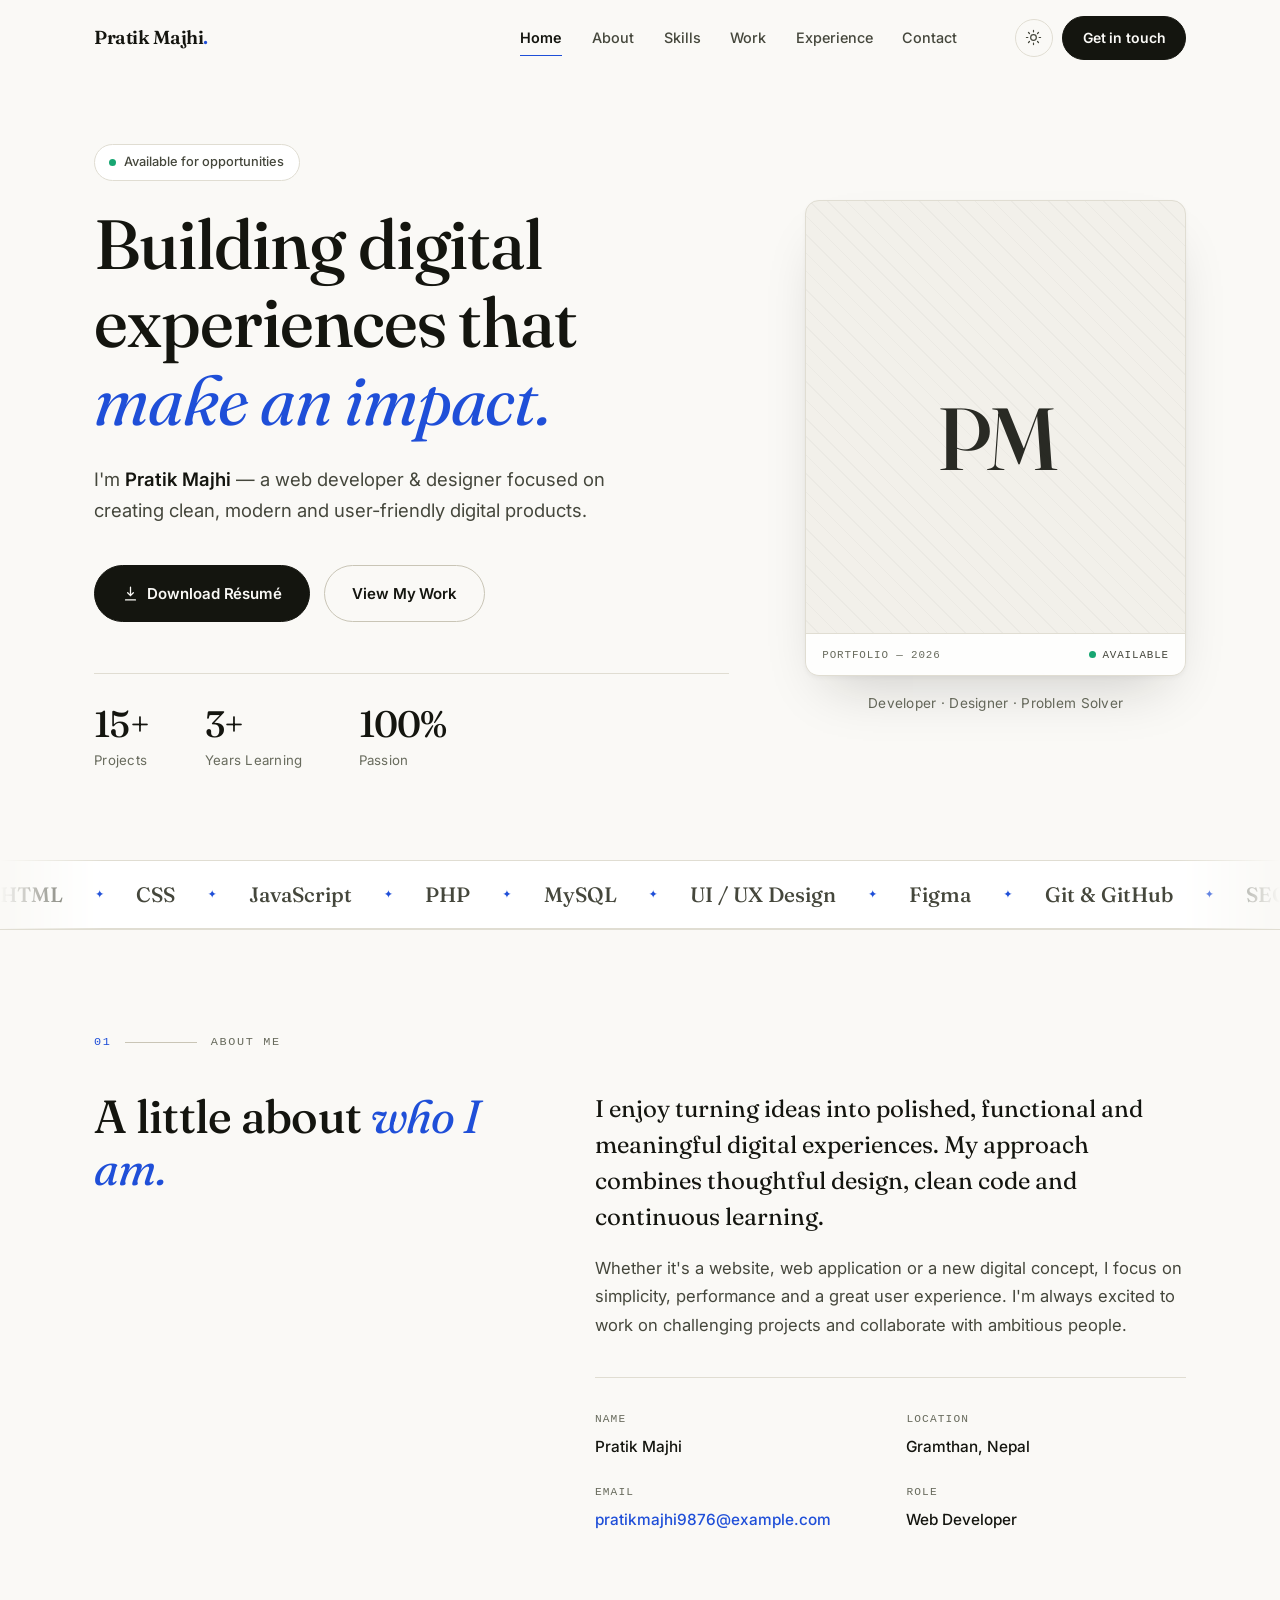
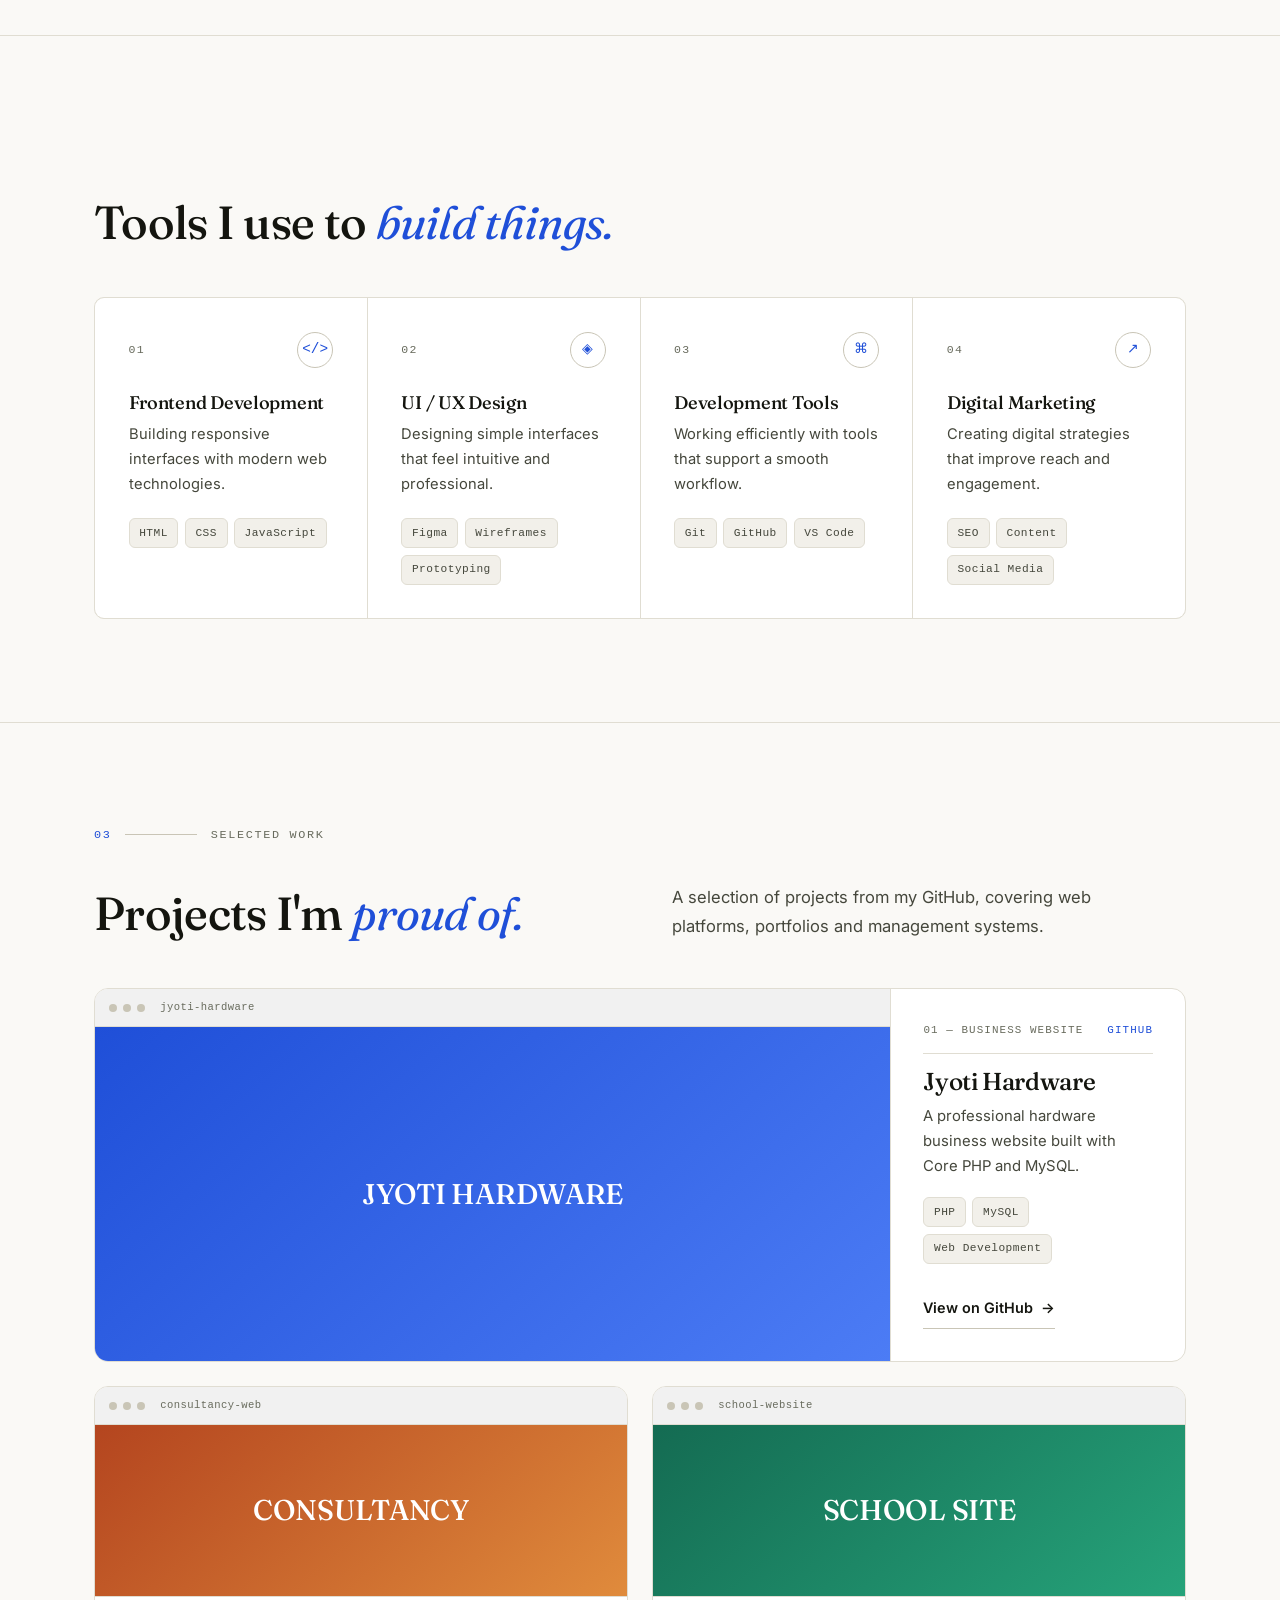
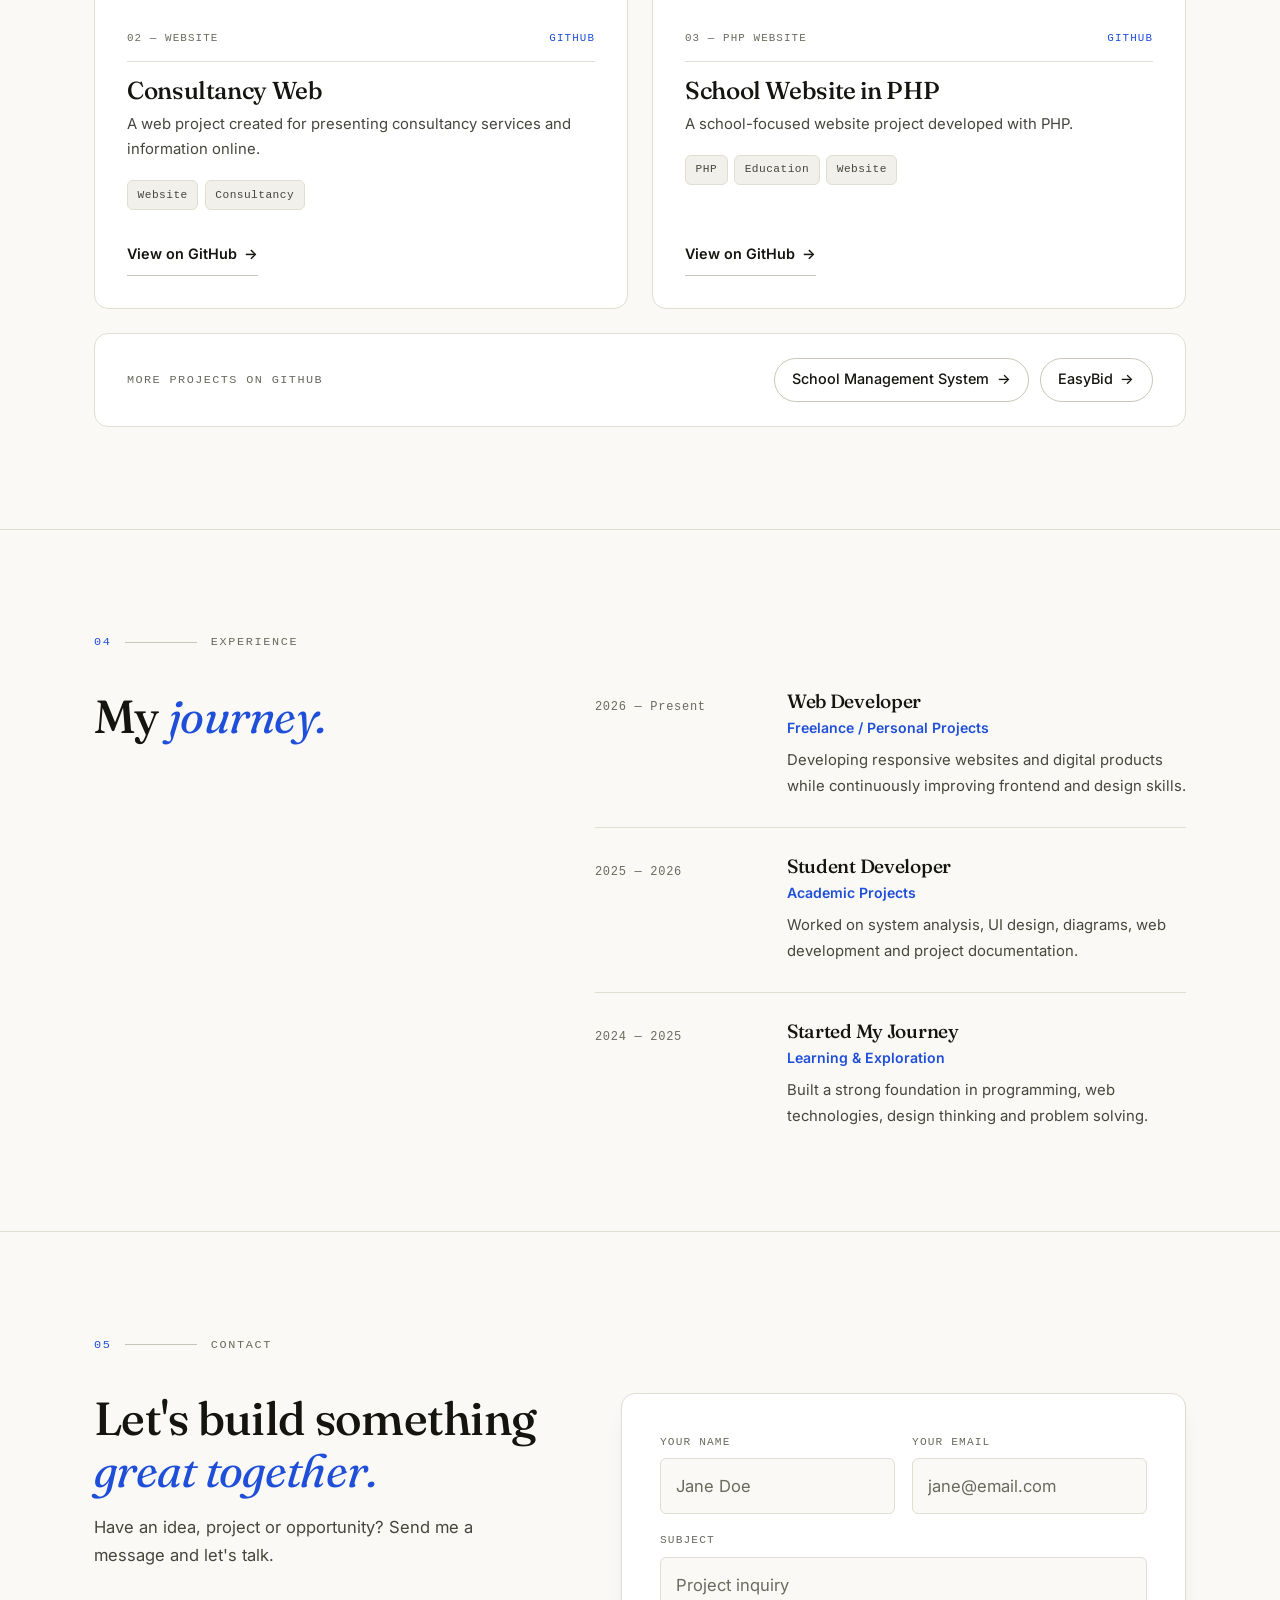
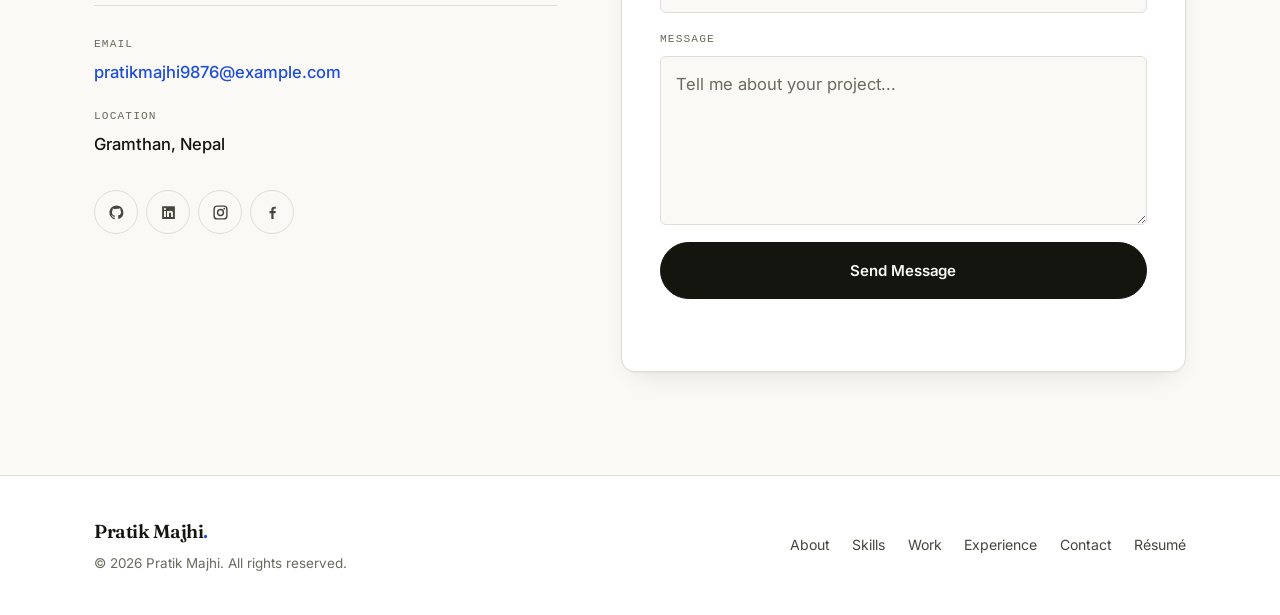
<file: index.html>
<!DOCTYPE html>
<html lang="en" data-theme="light">
<head>
  <meta charset="UTF-8" />
  <meta name="viewport" content="width=device-width, initial-scale=1.0" />
  <meta name="description" content="Pratik Majhi — Web Developer, Designer & Problem Solver based in Nepal. Building clean, modern and user-friendly digital products." />
  <meta name="author" content="Pratik Majhi" />
  <meta name="theme-color" content="#faf9f6" />

  <meta property="og:title" content="Pratik Majhi | Portfolio" />
  <meta property="og:description" content="Web Developer, Designer & Problem Solver. Building digital experiences that make an impact." />
  <meta property="og:type" content="website" />

  <title>Pratik Majhi | Web Developer & Designer</title>

  <link rel="preconnect" href="https://fonts.googleapis.com" />
  <link rel="preconnect" href="https://fonts.gstatic.com" crossorigin />
  <link href="https://fonts.googleapis.com/css2?family=Fraunces:ital,opsz,wght@0,9..144,400;0,9..144,500;0,9..144,600;1,9..144,400&family=Inter:wght@400;500;600;700&display=swap" rel="stylesheet" />

  <link rel="stylesheet" href="style.css" />

  <!-- Apply saved / preferred theme before paint to avoid flash -->
  <script>
    (function () {
      try {
        var t = localStorage.getItem("pm-theme");
        if (!t) t = window.matchMedia("(prefers-color-scheme: dark)").matches ? "dark" : "light";
        document.documentElement.setAttribute("data-theme", t);
      } catch (e) {}
    })();
  </script>
</head>
<body>
  <a class="skip-link" href="#home">Skip to content</a>

  <div class="scroll-progress" id="scrollProgress" aria-hidden="true"></div>

  <header class="header" id="top">
    <nav class="nav container" aria-label="Primary">
      <a class="logo" href="#home" aria-label="Pratik Majhi — home">
        Pratik Majhi<span class="logo-dot">.</span>
      </a>

      <button class="menu-toggle" id="menuToggle" aria-label="Open menu" aria-expanded="false" aria-controls="navLinks">
        <span></span><span></span><span></span>
      </button>

      <div class="nav-links" id="navLinks">
        <a class="active" href="#home">Home</a>
        <a href="#about">About</a>
        <a href="#skills">Skills</a>
        <a href="#projects">Work</a>
        <a href="#experience">Experience</a>
        <a href="#contact">Contact</a>

        <div class="nav-mobile-actions">
          <a class="btn btn-outline btn-sm" href="resume.html" target="_blank" rel="noopener">Résumé</a>
          <button class="theme-toggle theme-toggle--mobile" type="button" aria-label="Toggle color theme">
            <svg class="icon-sun" viewBox="0 0 24 24" aria-hidden="true"><circle cx="12" cy="12" r="4"/><path d="M12 2v2m0 16v2M4.93 4.93l1.41 1.41m11.32 11.32 1.41 1.41M2 12h2m16 0h2M4.93 19.07l1.41-1.41m11.32-11.32 1.41-1.41"/></svg>
            <svg class="icon-moon" viewBox="0 0 24 24" aria-hidden="true"><path d="M21 12.79A9 9 0 1 1 11.21 3 7 7 0 0 0 21 12.79Z"/></svg>
            <span>Theme</span>
          </button>
        </div>
      </div>

      <div class="nav-right">
        <button class="theme-toggle" id="themeToggle" type="button" aria-label="Toggle color theme">
          <svg class="icon-sun" viewBox="0 0 24 24" aria-hidden="true"><circle cx="12" cy="12" r="4"/><path d="M12 2v2m0 16v2M4.93 4.93l1.41 1.41m11.32 11.32 1.41 1.41M2 12h2m16 0h2M4.93 19.07l1.41-1.41m11.32-11.32 1.41-1.41"/></svg>
          <svg class="icon-moon" viewBox="0 0 24 24" aria-hidden="true"><path d="M21 12.79A9 9 0 1 1 11.21 3 7 7 0 0 0 21 12.79Z"/></svg>
        </button>
        <a class="btn btn-primary btn-sm" href="#contact">Get in touch</a>
      </div>
    </nav>
  </header>

  <main>
    <!-- ================= HERO ================= -->
    <section class="hero section" id="home">
      <div class="container">
        <div class="hero-grid">
          <div class="hero-copy">
            <p class="chip reveal"><span class="status-dot"></span> Available for opportunities</p>
            <h1 class="reveal">Building digital experiences that <em>make an impact.</em></h1>
            <p class="hero-text reveal">
              I'm <strong>Pratik Majhi</strong> — a web developer &amp; designer focused on creating
              clean, modern and user-friendly digital products.
            </p>
            <div class="hero-actions reveal">
              <a class="btn btn-primary" href="resume.html" target="_blank" rel="noopener">
                <svg viewBox="0 0 24 24" class="btn-ico" aria-hidden="true"><path d="M12 3v12m0 0 4-4m-4 4-4-4M5 21h14"/></svg>
                Download Résumé
              </a>
              <a class="btn btn-outline" href="#projects">View My Work</a>
            </div>
            <dl class="hero-stats reveal">
              <div><dt data-count="15" data-suffix="+">0</dt><dd>Projects</dd></div>
              <div><dt data-count="3" data-suffix="+">0</dt><dd>Years Learning</dd></div>
              <div><dt data-count="100" data-suffix="%">0</dt><dd>Passion</dd></div>
            </dl>
          </div>

          <aside class="hero-visual reveal">
            <figure class="portrait">
              <!-- To use a real photo: replace the .monogram span below with
                   <img src="pratik.jpg" alt="Pratik Majhi" /> -->
              <span class="monogram" aria-hidden="true">PM</span>
              <figcaption class="portrait-caption">
                <span>Portfolio — 2026</span>
                <span class="avail"><span class="status-dot"></span> Available</span>
              </figcaption>
            </figure>
            <p class="portrait-role">Developer · Designer · Problem Solver</p>
          </aside>
        </div>
      </div>

      <!-- Skills marquee -->
      <div class="marquee reveal" aria-hidden="true">
        <div class="marquee-track">
          <span>HTML</span><i>✦</i><span>CSS</span><i>✦</i><span>JavaScript</span><i>✦</i><span>PHP</span><i>✦</i><span>MySQL</span><i>✦</i><span>UI / UX Design</span><i>✦</i><span>Figma</span><i>✦</i><span>Git &amp; GitHub</span><i>✦</i><span>SEO</span><i>✦</i><span>VS Code</span><i>✦</i>
          <span>HTML</span><i>✦</i><span>CSS</span><i>✦</i><span>JavaScript</span><i>✦</i><span>PHP</span><i>✦</i><span>MySQL</span><i>✦</i><span>UI / UX Design</span><i>✦</i><span>Figma</span><i>✦</i><span>Git &amp; GitHub</span><i>✦</i><span>SEO</span><i>✦</i><span>VS Code</span><i>✦</i>
        </div>
      </div>
    </section>

    <!-- ================= ABOUT ================= -->
    <section class="about section" id="about">
      <div class="container">
        <div class="section-label reveal"><span class="num">01</span><span class="line"></span><span>About Me</span></div>
        <div class="about-grid">
          <div class="about-lead reveal">
            <h2>A little about <em>who I am.</em></h2>
          </div>
          <div class="about-body reveal">
            <p class="lead">
              I enjoy turning ideas into polished, functional and meaningful digital experiences.
              My approach combines thoughtful design, clean code and continuous learning.
            </p>
            <p>
              Whether it's a website, web application or a new digital concept, I focus on
              simplicity, performance and a great user experience. I'm always excited to work
              on challenging projects and collaborate with ambitious people.
            </p>
            <dl class="about-details">
              <div><dt>Name</dt><dd>Pratik Majhi</dd></div>
              <div><dt>Location</dt><dd>Gramthan, Nepal</dd></div>
              <div><dt>Email</dt><dd><a href="mailto:pratikmajhi9876@example.com">pratikmajhi9876@example.com</a></dd></div>
              <div><dt>Role</dt><dd>Web Developer</dd></div>
            </dl>
          </div>
        </div>
      </div>
    </section>

    <!-- ================= SKILLS ================= -->
    <section class="skills section" id="skills">
      <div class="container">
        <div class="section-label reveal"><span class="num">02</span><span class="line"></span><span>Skills</span></div>
        <div class="section-heading reveal">
          <h2>Tools I use to <em>build things.</em></h2>
        </div>

        <div class="skills-grid">
          <article class="skill-card reveal">
            <div class="skill-top"><span class="skill-index">01</span><span class="skill-icon" aria-hidden="true">&lt;/&gt;</span></div>
            <h3>Frontend Development</h3>
            <p>Building responsive interfaces with modern web technologies.</p>
            <ul class="tags"><li>HTML</li><li>CSS</li><li>JavaScript</li></ul>
          </article>
          <article class="skill-card reveal">
            <div class="skill-top"><span class="skill-index">02</span><span class="skill-icon" aria-hidden="true">◈</span></div>
            <h3>UI / UX Design</h3>
            <p>Designing simple interfaces that feel intuitive and professional.</p>
            <ul class="tags"><li>Figma</li><li>Wireframes</li><li>Prototyping</li></ul>
          </article>
          <article class="skill-card reveal">
            <div class="skill-top"><span class="skill-index">03</span><span class="skill-icon" aria-hidden="true">⌘</span></div>
            <h3>Development Tools</h3>
            <p>Working efficiently with tools that support a smooth workflow.</p>
            <ul class="tags"><li>Git</li><li>GitHub</li><li>VS Code</li></ul>
          </article>
          <article class="skill-card reveal">
            <div class="skill-top"><span class="skill-index">04</span><span class="skill-icon" aria-hidden="true">↗</span></div>
            <h3>Digital Marketing</h3>
            <p>Creating digital strategies that improve reach and engagement.</p>
            <ul class="tags"><li>SEO</li><li>Content</li><li>Social Media</li></ul>
          </article>
        </div>
      </div>
    </section>

    <!-- ================= WORK ================= -->
    <section class="projects section" id="projects">
      <div class="container">
        <div class="section-label reveal"><span class="num">03</span><span class="line"></span><span>Selected Work</span></div>
        <div class="projects-head reveal">
          <h2>Projects I'm <em>proud of.</em></h2>
          <p>A selection of projects from my GitHub, covering web platforms, portfolios and management systems.</p>
        </div>

        <div class="project-list">
          <!-- Featured -->
          <article class="project-card featured reveal">
            <a class="project-visual mock mock-one" href="https://github.com/DemonicBeast0/jyoti-hardware" target="_blank" rel="noopener noreferrer" aria-label="Jyoti Hardware on GitHub">
              <!-- To use a real screenshot: add <img src="shots/jyoti.jpg" alt=""> as first child of .mock-body -->
              <span class="mock-bar"><i></i><i></i><i></i><em>jyoti-hardware</em></span>
              <span class="mock-body"><span class="mock-title">JYOTI HARDWARE</span></span>
            </a>
            <div class="project-info">
              <div class="project-meta"><span>01 — Business Website</span><span class="repo-tag">GitHub</span></div>
              <h3>Jyoti Hardware</h3>
              <p>A professional hardware business website built with Core PHP and MySQL.</p>
              <ul class="tags"><li>PHP</li><li>MySQL</li><li>Web Development</li></ul>
              <a href="https://github.com/DemonicBeast0/jyoti-hardware" target="_blank" rel="noopener noreferrer" class="project-link">View on GitHub <span aria-hidden="true">→</span></a>
            </div>
          </article>

          <div class="project-grid">
            <article class="project-card reveal">
              <a class="project-visual mock mock-two" href="https://github.com/DemonicBeast0/consultancy-web" target="_blank" rel="noopener noreferrer" aria-label="Consultancy Web on GitHub">
                <span class="mock-bar"><i></i><i></i><i></i><em>consultancy-web</em></span>
                <span class="mock-body"><span class="mock-title">CONSULTANCY</span></span>
              </a>
              <div class="project-info">
                <div class="project-meta"><span>02 — Website</span><span class="repo-tag">GitHub</span></div>
                <h3>Consultancy Web</h3>
                <p>A web project created for presenting consultancy services and information online.</p>
                <ul class="tags"><li>Website</li><li>Consultancy</li></ul>
                <a href="https://github.com/DemonicBeast0/consultancy-web" target="_blank" rel="noopener noreferrer" class="project-link">View on GitHub <span aria-hidden="true">→</span></a>
              </div>
            </article>

            <article class="project-card reveal">
              <a class="project-visual mock mock-three" href="https://github.com/DemonicBeast0/school-website-in-php" target="_blank" rel="noopener noreferrer" aria-label="School Website in PHP on GitHub">
                <span class="mock-bar"><i></i><i></i><i></i><em>school-website</em></span>
                <span class="mock-body"><span class="mock-title">SCHOOL SITE</span></span>
              </a>
              <div class="project-info">
                <div class="project-meta"><span>03 — PHP Website</span><span class="repo-tag">GitHub</span></div>
                <h3>School Website in PHP</h3>
                <p>A school-focused website project developed with PHP.</p>
                <ul class="tags"><li>PHP</li><li>Education</li><li>Website</li></ul>
                <a href="https://github.com/DemonicBeast0/school-website-in-php" target="_blank" rel="noopener noreferrer" class="project-link">View on GitHub <span aria-hidden="true">→</span></a>
              </div>
            </article>
          </div>
        </div>

        <div class="all-projects reveal">
          <p>More projects on GitHub</p>
          <div class="all-projects-links">
            <a href="https://github.com/DemonicBeast0/school-management-system" target="_blank" rel="noopener noreferrer">School Management System <span aria-hidden="true">→</span></a>
            <a href="https://github.com/DemonicBeast0/EasyBid" target="_blank" rel="noopener noreferrer">EasyBid <span aria-hidden="true">→</span></a>
          </div>
        </div>
      </div>
    </section>

    <!-- ================= EXPERIENCE ================= -->
    <section class="experience section" id="experience">
      <div class="container">
        <div class="section-label reveal"><span class="num">04</span><span class="line"></span><span>Experience</span></div>
        <div class="experience-grid">
          <div class="section-heading reveal">
            <h2>My <em>journey.</em></h2>
          </div>
          <ol class="timeline reveal">
            <li class="timeline-item">
              <span class="year">2026 — Present</span>
              <div class="timeline-body">
                <h3>Web Developer</h3>
                <p class="company">Freelance / Personal Projects</p>
                <p>Developing responsive websites and digital products while continuously improving frontend and design skills.</p>
              </div>
            </li>
            <li class="timeline-item">
              <span class="year">2025 — 2026</span>
              <div class="timeline-body">
                <h3>Student Developer</h3>
                <p class="company">Academic Projects</p>
                <p>Worked on system analysis, UI design, diagrams, web development and project documentation.</p>
              </div>
            </li>
            <li class="timeline-item">
              <span class="year">2024 — 2025</span>
              <div class="timeline-body">
                <h3>Started My Journey</h3>
                <p class="company">Learning &amp; Exploration</p>
                <p>Built a strong foundation in programming, web technologies, design thinking and problem solving.</p>
              </div>
            </li>
          </ol>
        </div>
      </div>
    </section>

    <!-- ================= CONTACT ================= -->
    <section class="contact section" id="contact">
      <div class="container">
        <div class="section-label reveal"><span class="num">05</span><span class="line"></span><span>Contact</span></div>
        <div class="contact-grid">
          <div class="contact-intro reveal">
            <h2>Let's build something <em>great together.</em></h2>
            <p>Have an idea, project or opportunity? Send me a message and let's talk.</p>

            <dl class="contact-methods">
              <div>
                <dt>Email</dt>
                <dd><a href="mailto:pratikmajhi9876@example.com">pratikmajhi9876@example.com</a></dd>
              </div>
              <div>
                <dt>Location</dt>
                <dd>Gramthan, Nepal</dd>
              </div>
            </dl>

            <div class="contact-socials">
              <a href="https://github.com/DemonicBeast0" target="_blank" rel="noopener noreferrer" aria-label="GitHub: @DemonicBeast0">
                <svg viewBox="0 0 24 24" aria-hidden="true"><path d="M12 2a10 10 0 0 0-3.16 19.49c.5.09.68-.22.68-.48v-1.7c-2.78.6-3.37-1.18-3.37-1.18-.46-1.16-1.11-1.47-1.11-1.47-.91-.62.07-.61.07-.61 1 .07 1.54 1.04 1.54 1.04.9 1.53 2.35 1.09 2.92.83.09-.65.35-1.09.64-1.34-2.22-.25-4.56-1.11-4.56-4.94 0-1.09.39-1.98 1.03-2.68-.1-.25-.45-1.27.1-2.65 0 0 .84-.27 2.75 1.02A9.55 9.55 0 0 1 12 6.8c.85 0 1.7.11 2.5.34 1.91-1.29 2.75-1.02 2.75-1.02.55 1.38.2 2.4.1 2.65.64.7 1.03 1.59 1.03 2.68 0 3.84-2.34 4.68-4.57 4.93.36.31.68.9.68 1.81v2.68c0 .27.18.58.69.48A10 10 0 0 0 12 2Z"/></svg>
              </a>
              <a href="https://www.linkedin.com/in/pratik-majhi-743016263/" target="_blank" rel="noopener noreferrer" aria-label="LinkedIn: @pratik-majhi">
                <svg viewBox="0 0 24 24" aria-hidden="true"><path d="M20.45 3H3.55A.55.55 0 0 0 3 3.55v16.9c0 .3.25.55.55.55h16.9c.3 0 .55-.25.55-.55V3.55a.55.55 0 0 0-.55-.55ZM8.34 18.34H5.66V9.75h2.68v8.59ZM7 8.58a1.55 1.55 0 1 1 0-3.1 1.55 1.55 0 0 1 0 3.1Zm11.34 9.76h-2.67v-4.18c0-1 0-2.29-1.4-2.29s-1.61 1.09-1.61 2.22v4.25H10V9.75h2.56v1.17h.04c.36-.68 1.22-1.4 2.5-1.4 2.68 0 3.17 1.76 3.17 4.05v4.77h.07Z"/></svg>
              </a>
              <a href="https://www.instagram.com/pra_tik_majhi/" target="_blank" rel="noopener noreferrer" aria-label="Instagram: @pra_tik_majhi">
                <svg viewBox="0 0 24 24" aria-hidden="true"><path d="M7.2 2h9.6A5.2 5.2 0 0 1 22 7.2v9.6a5.2 5.2 0 0 1-5.2 5.2H7.2A5.2 5.2 0 0 1 2 16.8V7.2A5.2 5.2 0 0 1 7.2 2Zm-.17 2A3.03 3.03 0 0 0 4 7.03v9.94A3.03 3.03 0 0 0 7.03 20h9.94A3.03 3.03 0 0 0 20 16.97V7.03A3.03 3.03 0 0 0 16.97 4H7.03ZM12 6.85A5.15 5.15 0 1 1 6.85 12 5.15 5.15 0 0 1 12 6.85Zm0 2A3.15 3.15 0 1 0 15.15 12 3.15 3.15 0 0 0 12 8.85ZM17.35 5.3a1.24 1.24 0 1 1 0 2.48 1.24 1.24 0 0 1 0-2.48Z"/></svg>
              </a>
              <a href="https://www.facebook.com/pratik.majhi.9876" target="_blank" rel="noopener noreferrer" aria-label="Facebook: @pratik.majhi.9876">
                <svg viewBox="0 0 24 24" aria-hidden="true"><path d="M13.5 21v-8h2.7l.4-3h-3.1V8.1c0-.87.24-1.46 1.5-1.46H16.6V3.96c-.28-.04-1.23-.12-2.34-.12-2.32 0-3.91 1.42-3.91 4.02V10H7.72v3h2.63v8h3.15Z"/></svg>
              </a>
            </div>
          </div>

          <!-- Formspree-ready form. Replace YOUR_FORM_ID with your Formspree ID
               (https://formspree.io → New form). Until then it falls back to opening
               the visitor's email app via mailto. -->
          <form id="contactForm" class="contact-form reveal" action="https://formspree.io/f/YOUR_FORM_ID" method="POST" novalidate>
            <div class="form-row">
              <div class="field">
                <label for="name">Your name</label>
                <input type="text" id="name" name="name" autocomplete="name" placeholder="Jane Doe" required />
              </div>
              <div class="field">
                <label for="email">Your email</label>
                <input type="email" id="email" name="email" autocomplete="email" placeholder="jane@email.com" required />
              </div>
            </div>
            <div class="field">
              <label for="subject">Subject</label>
              <input type="text" id="subject" name="subject" placeholder="Project inquiry" required />
            </div>
            <div class="field">
              <label for="message">Message</label>
              <textarea id="message" name="message" rows="5" placeholder="Tell me about your project..." required></textarea>
            </div>
            <button class="btn btn-primary btn-block" type="submit" id="submitBtn">Send Message</button>
            <p class="form-note" id="formNote" role="status" aria-live="polite"></p>
          </form>
        </div>
      </div>
    </section>
  </main>

  <footer class="footer">
    <div class="container footer-inner">
      <div class="footer-brand">
        <a class="logo" href="#top" aria-label="Back to top">Pratik Majhi<span class="logo-dot">.</span></a>
        <p class="copyright">© <span id="year"></span> Pratik Majhi. All rights reserved.</p>
      </div>
      <nav class="footer-nav" aria-label="Footer">
        <a href="#about">About</a>
        <a href="#skills">Skills</a>
        <a href="#projects">Work</a>
        <a href="#experience">Experience</a>
        <a href="#contact">Contact</a>
        <a href="resume.html" target="_blank" rel="noopener">Résumé</a>
      </nav>
    </div>
  </footer>

  <button class="back-top" id="backTop" aria-label="Back to top" title="Back to top">
    <svg viewBox="0 0 24 24" aria-hidden="true"><path d="M12 19V5m0 0-6 6m6-6 6 6"/></svg>
  </button>

  <script src="script.js" defer></script>
</body>
</html>
</file>
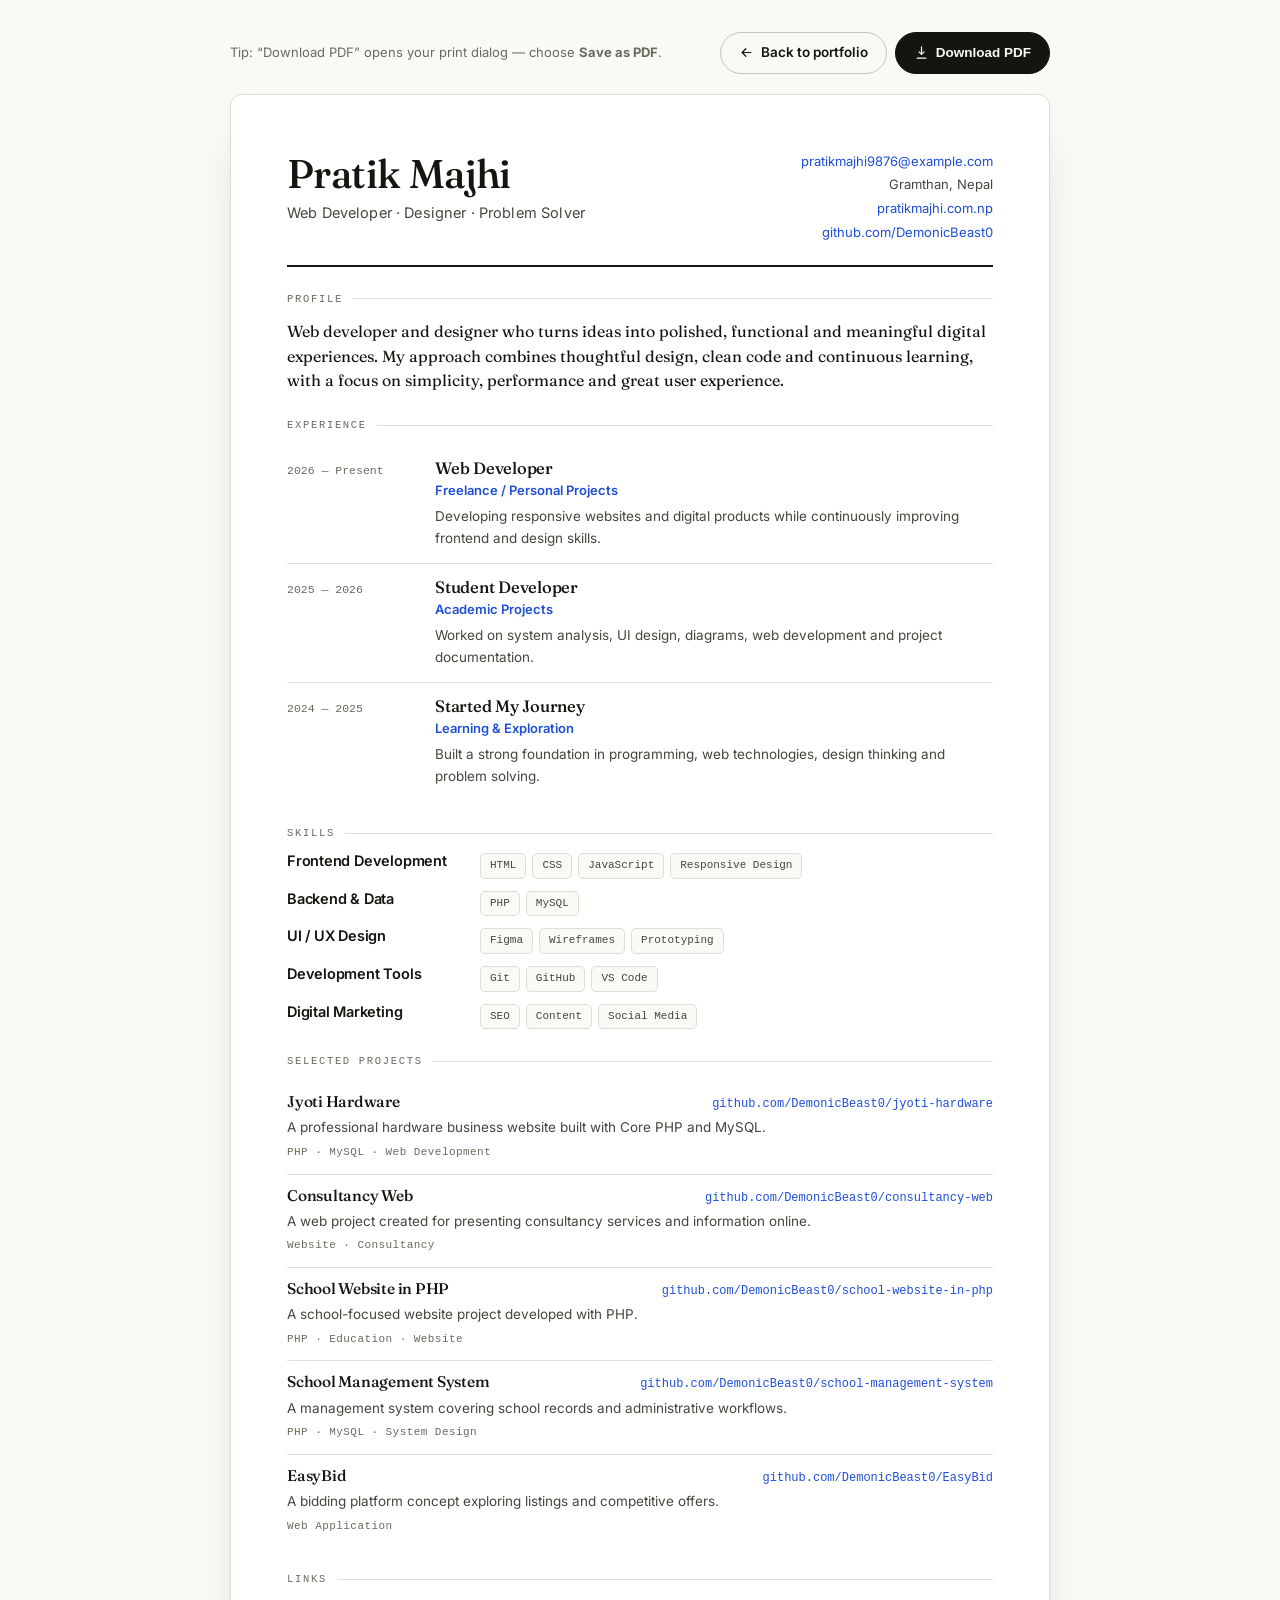
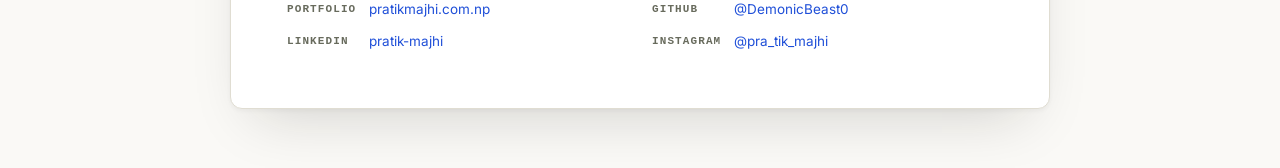
<file: resume.html>
<!DOCTYPE html>
<html lang="en">
<head>
  <meta charset="UTF-8" />
  <meta name="viewport" content="width=device-width, initial-scale=1.0" />
  <meta name="description" content="Résumé — Pratik Majhi, Web Developer & Designer." />
  <title>Résumé — Pratik Majhi</title>

  <link rel="preconnect" href="https://fonts.googleapis.com" />
  <link rel="preconnect" href="https://fonts.gstatic.com" crossorigin />
  <link href="https://fonts.googleapis.com/css2?family=Fraunces:ital,opsz,wght@0,9..144,400;0,9..144,500;0,9..144,600&family=Inter:wght@400;500;600;700&display=swap" rel="stylesheet" />

  <style>
    :root {
      --font-display: "Fraunces", ui-serif, Georgia, serif;
      --font-body: "Inter", system-ui, -apple-system, "Segoe UI", Roboto, sans-serif;
      --font-mono: ui-monospace, SFMono-Regular, Menlo, Consolas, monospace;
      --paper: #faf9f6;
      --sheet: #ffffff;
      --ink: #14150f;
      --ink-2: #45473c;
      --ink-3: #686b5d;
      --rule: #e0ddd2;
      --accent: #1f4fd8;
    }

    * , *::before, *::after { box-sizing: border-box; margin: 0; padding: 0; }

    body {
      font-family: var(--font-body);
      background: var(--paper);
      color: var(--ink);
      line-height: 1.6;
      font-size: 14px;
      -webkit-font-smoothing: antialiased;
      padding: 32px 16px 64px;
    }

    a { color: var(--accent); text-decoration: none; }
    a:hover { text-decoration: underline; text-underline-offset: 2px; }
    ul { list-style: none; }

    h1, h2, h3 { font-family: var(--font-display); font-weight: 500; line-height: 1.15; letter-spacing: -0.015em; }

    /* ---- Toolbar (screen only) ---- */
    .toolbar {
      max-width: 820px;
      margin: 0 auto 20px;
      display: flex;
      align-items: center;
      justify-content: space-between;
      gap: 12px;
      flex-wrap: wrap;
    }
    .toolbar p { font-size: 13px; color: var(--ink-3); }
    .toolbar-actions { display: flex; gap: 8px; flex-wrap: wrap; }
    .btn {
      display: inline-flex;
      align-items: center;
      gap: 7px;
      padding: 9px 18px;
      border-radius: 999px;
      border: 1px solid var(--ink);
      background: var(--ink);
      color: var(--paper);
      font-size: 13.5px;
      font-weight: 600;
      cursor: pointer;
      transition: background 0.2s, color 0.2s, border-color 0.2s;
    }
    .btn:hover { background: var(--accent); border-color: var(--accent); }
    .btn-ghost { background: transparent; color: var(--ink); border-color: #c9c5b6; }
    .btn-ghost:hover { background: #f2f0ea; color: var(--ink); border-color: var(--ink); }
    .btn svg { width: 15px; height: 15px; fill: none; stroke: currentColor; stroke-width: 1.9; stroke-linecap: round; stroke-linejoin: round; }

    /* ---- Sheet ---- */
    .sheet {
      max-width: 820px;
      margin: 0 auto;
      background: var(--sheet);
      border: 1px solid var(--rule);
      border-radius: 12px;
      padding: clamp(28px, 5vw, 56px);
      box-shadow: 0 2px 4px rgba(20,21,15,.04), 0 28px 56px -24px rgba(20,21,15,.18);
    }

    /* ---- Head ---- */
    .r-head { display: flex; justify-content: space-between; gap: 24px; flex-wrap: wrap; padding-bottom: 22px; border-bottom: 2px solid var(--ink); }
    .r-head h1 { font-size: clamp(28px, 5vw, 40px); }
    .r-role { font-size: 14.5px; color: var(--ink-2); margin-top: 4px; letter-spacing: .01em; }
    .r-contact { font-size: 13px; text-align: right; display: grid; gap: 3px; }
    .r-contact span { color: var(--ink-2); }

    /* ---- Sections ---- */
    section { padding-top: 26px; }
    .r-label {
      display: flex; align-items: center; gap: 10px;
      font-family: var(--font-mono);
      font-size: 10.5px; letter-spacing: .16em; text-transform: uppercase;
      color: var(--ink-3);
      margin-bottom: 14px;
    }
    .r-label::after { content: ""; flex: 1; height: 1px; background: var(--rule); }

    .r-summary { font-family: var(--font-display); font-size: 16px; line-height: 1.55; color: var(--ink); }

    /* ---- Entries ---- */
    .entry { display: grid; grid-template-columns: 130px 1fr; gap: 18px; padding: 14px 0; border-top: 1px solid var(--rule); }
    .entry:first-of-type { border-top: none; }
    .entry-date { font-family: var(--font-mono); font-size: 11.5px; color: var(--ink-3); padding-top: 3px; }
    .entry h3 { font-size: 16.5px; }
    .entry .org { font-size: 13px; font-weight: 600; color: var(--accent); margin: 2px 0 5px; }
    .entry p:last-child { font-size: 13.5px; color: var(--ink-2); }

    /* ---- Skills ---- */
    .skill-rows { display: grid; gap: 12px; }
    .skill-row { display: grid; grid-template-columns: 175px 1fr; gap: 18px; align-items: start; }
    .skill-row h3 { font-size: 14.5px; font-family: var(--font-body); font-weight: 600; }
    .chips { display: flex; flex-wrap: wrap; gap: 6px; }
    .chips li {
      font-family: var(--font-mono);
      font-size: 11px;
      padding: 3px 9px;
      border: 1px solid var(--rule);
      border-radius: 5px;
      background: var(--paper);
      color: var(--ink-2);
    }

    /* ---- Projects ---- */
    .proj { padding: 12px 0; border-top: 1px solid var(--rule); }
    .proj:first-of-type { border-top: none; }
    .proj-top { display: flex; justify-content: space-between; align-items: baseline; gap: 14px; flex-wrap: wrap; }
    .proj h3 { font-size: 15.5px; }
    .proj-link { font-size: 12px; font-family: var(--font-mono); }
    .proj p { font-size: 13.5px; color: var(--ink-2); margin-top: 3px; }
    .proj .stack { font-family: var(--font-mono); font-size: 11px; color: var(--ink-3); margin-top: 5px; letter-spacing: .04em; }

    /* ---- Links row ---- */
    .link-grid { display: grid; grid-template-columns: repeat(2, 1fr); gap: 10px 24px; font-size: 13.5px; }
    .link-grid > div { display: flex; gap: 8px; }
    .link-grid b { font-weight: 600; color: var(--ink-3); font-size: 11px; font-family: var(--font-mono); text-transform: uppercase; letter-spacing: .1em; min-width: 74px; padding-top: 2px; }

    @media (max-width: 620px) {
      .r-contact { text-align: left; }
      .entry, .skill-row { grid-template-columns: 1fr; gap: 4px; }
      .entry-date { padding-top: 0; }
      .link-grid { grid-template-columns: 1fr; }
    }

    /* ---- Print → clean PDF ---- */
    @page { margin: 14mm; }
    @media print {
      body { background: #fff; padding: 0; font-size: 10.5pt; }
      .toolbar { display: none !important; }
      .sheet { max-width: none; margin: 0; padding: 0; border: none; border-radius: 0; box-shadow: none; }
      a { color: #000; }
      section { padding-top: 16px; break-inside: avoid; }
      .entry, .proj, .skill-row { break-inside: avoid; }
      .chips li { background: transparent; }
    }
  </style>
</head>
<body>
  <div class="toolbar">
    <p>Tip: “Download PDF” opens your print dialog — choose <strong>Save as PDF</strong>.</p>
    <div class="toolbar-actions">
      <a class="btn btn-ghost" href="index.html">
        <svg viewBox="0 0 24 24" aria-hidden="true"><path d="M19 12H5m0 0 6-6m-6 6 6 6"/></svg>
        Back to portfolio
      </a>
      <button class="btn" type="button" onclick="window.print()">
        <svg viewBox="0 0 24 24" aria-hidden="true"><path d="M12 3v12m0 0 4-4m-4 4-4-4M5 21h14"/></svg>
        Download PDF
      </button>
    </div>
  </div>

  <article class="sheet">
    <header class="r-head">
      <div>
        <h1>Pratik Majhi</h1>
        <p class="r-role">Web Developer · Designer · Problem Solver</p>
      </div>
      <div class="r-contact">
        <a href="mailto:pratikmajhi9876@example.com">pratikmajhi9876@example.com</a>
        <span>Gramthan, Nepal</span>
        <a href="https://www.pratikmajhi.com.np/" target="_blank" rel="noopener">pratikmajhi.com.np</a>
        <a href="https://github.com/DemonicBeast0" target="_blank" rel="noopener">github.com/DemonicBeast0</a>
      </div>
    </header>

    <section>
      <h2 class="r-label">Profile</h2>
      <p class="r-summary">
        Web developer and designer who turns ideas into polished, functional and meaningful
        digital experiences. My approach combines thoughtful design, clean code and continuous
        learning, with a focus on simplicity, performance and great user experience.
      </p>
    </section>

    <section>
      <h2 class="r-label">Experience</h2>

      <div class="entry">
        <div class="entry-date">2026 — Present</div>
        <div>
          <h3>Web Developer</h3>
          <p class="org">Freelance / Personal Projects</p>
          <p>Developing responsive websites and digital products while continuously improving frontend and design skills.</p>
        </div>
      </div>

      <div class="entry">
        <div class="entry-date">2025 — 2026</div>
        <div>
          <h3>Student Developer</h3>
          <p class="org">Academic Projects</p>
          <p>Worked on system analysis, UI design, diagrams, web development and project documentation.</p>
        </div>
      </div>

      <div class="entry">
        <div class="entry-date">2024 — 2025</div>
        <div>
          <h3>Started My Journey</h3>
          <p class="org">Learning &amp; Exploration</p>
          <p>Built a strong foundation in programming, web technologies, design thinking and problem solving.</p>
        </div>
      </div>
    </section>

    <section>
      <h2 class="r-label">Skills</h2>
      <div class="skill-rows">
        <div class="skill-row">
          <h3>Frontend Development</h3>
          <ul class="chips"><li>HTML</li><li>CSS</li><li>JavaScript</li><li>Responsive Design</li></ul>
        </div>
        <div class="skill-row">
          <h3>Backend &amp; Data</h3>
          <ul class="chips"><li>PHP</li><li>MySQL</li></ul>
        </div>
        <div class="skill-row">
          <h3>UI / UX Design</h3>
          <ul class="chips"><li>Figma</li><li>Wireframes</li><li>Prototyping</li></ul>
        </div>
        <div class="skill-row">
          <h3>Development Tools</h3>
          <ul class="chips"><li>Git</li><li>GitHub</li><li>VS Code</li></ul>
        </div>
        <div class="skill-row">
          <h3>Digital Marketing</h3>
          <ul class="chips"><li>SEO</li><li>Content</li><li>Social Media</li></ul>
        </div>
      </div>
    </section>

    <section>
      <h2 class="r-label">Selected Projects</h2>

      <div class="proj">
        <div class="proj-top">
          <h3>Jyoti Hardware</h3>
          <a class="proj-link" href="https://github.com/DemonicBeast0/jyoti-hardware" target="_blank" rel="noopener">github.com/DemonicBeast0/jyoti-hardware</a>
        </div>
        <p>A professional hardware business website built with Core PHP and MySQL.</p>
        <p class="stack">PHP · MySQL · Web Development</p>
      </div>

      <div class="proj">
        <div class="proj-top">
          <h3>Consultancy Web</h3>
          <a class="proj-link" href="https://github.com/DemonicBeast0/consultancy-web" target="_blank" rel="noopener">github.com/DemonicBeast0/consultancy-web</a>
        </div>
        <p>A web project created for presenting consultancy services and information online.</p>
        <p class="stack">Website · Consultancy</p>
      </div>

      <div class="proj">
        <div class="proj-top">
          <h3>School Website in PHP</h3>
          <a class="proj-link" href="https://github.com/DemonicBeast0/school-website-in-php" target="_blank" rel="noopener">github.com/DemonicBeast0/school-website-in-php</a>
        </div>
        <p>A school-focused website project developed with PHP.</p>
        <p class="stack">PHP · Education · Website</p>
      </div>

      <div class="proj">
        <div class="proj-top">
          <h3>School Management System</h3>
          <a class="proj-link" href="https://github.com/DemonicBeast0/school-management-system" target="_blank" rel="noopener">github.com/DemonicBeast0/school-management-system</a>
        </div>
        <p>A management system covering school records and administrative workflows.</p>
        <p class="stack">PHP · MySQL · System Design</p>
      </div>

      <div class="proj">
        <div class="proj-top">
          <h3>EasyBid</h3>
          <a class="proj-link" href="https://github.com/DemonicBeast0/EasyBid" target="_blank" rel="noopener">github.com/DemonicBeast0/EasyBid</a>
        </div>
        <p>A bidding platform concept exploring listings and competitive offers.</p>
        <p class="stack">Web Application</p>
      </div>
    </section>

    <section>
      <h2 class="r-label">Links</h2>
      <div class="link-grid">
        <div><b>Portfolio</b><a href="https://www.pratikmajhi.com.np/" target="_blank" rel="noopener">pratikmajhi.com.np</a></div>
        <div><b>GitHub</b><a href="https://github.com/DemonicBeast0" target="_blank" rel="noopener">@DemonicBeast0</a></div>
        <div><b>LinkedIn</b><a href="https://www.linkedin.com/in/pratik-majhi-743016263/" target="_blank" rel="noopener">pratik-majhi</a></div>
        <div><b>Instagram</b><a href="https://www.instagram.com/pra_tik_majhi/" target="_blank" rel="noopener">@pra_tik_majhi</a></div>
      </div>
    </section>
  </article>
</body>
</html>
</file>
<file: style.css>
/* =============================================================
   Pratik Majhi — Portfolio
   Theme: Editorial Professional. Paper + ink + single cobalt accent.
   Vanilla CSS. Light-first, refined dark mode.
   ============================================================= */

/* ---------- Tokens ---------- */
:root {
  --font-display: "Fraunces", ui-serif, Georgia, "Times New Roman", serif;
  --font-body: "Inter", system-ui, -apple-system, "Segoe UI", Roboto, sans-serif;
  --font-mono: ui-monospace, SFMono-Regular, "SF Mono", Menlo, Consolas, monospace;

  --container: 1180px;
  --radius-sm: 6px;
  --radius: 10px;
  --radius-lg: 14px;

  --ease: cubic-bezier(0.22, 1, 0.36, 1);
}

/* Light (default) — warm paper */
:root,
[data-theme="light"] {
  --paper: #faf9f6;
  --paper-2: #ffffff;
  --paper-3: #f2f0ea;
  --ink: #14150f;
  --ink-2: #45473c;
  --ink-3: #686b5d;
  --rule: #e0ddd2;
  --rule-strong: #c9c5b6;
  --accent: #1f4fd8;
  --accent-soft: #eaeeff;
  --on-accent: #ffffff;
  --shadow: 0 1px 2px rgba(20, 21, 15, 0.04), 0 12px 28px -14px rgba(20, 21, 15, 0.14);
  --shadow-lg: 0 2px 4px rgba(20, 21, 15, 0.04), 0 28px 56px -22px rgba(20, 21, 15, 0.2);
  color-scheme: light;
}

/* Dark — neutral charcoal, not neon */
[data-theme="dark"] {
  --paper: #121311;
  --paper-2: #1a1b18;
  --paper-3: #212320;
  --ink: #f2f1ea;
  --ink-2: #b6b6ab;
  --ink-3: #86877c;
  --rule: #2c2e2a;
  --rule-strong: #43463f;
  --accent: #8ea6ff;
  --accent-soft: #1c2136;
  --on-accent: #10121a;
  --shadow: 0 1px 2px rgba(0, 0, 0, 0.4), 0 12px 28px -14px rgba(0, 0, 0, 0.6);
  --shadow-lg: 0 2px 4px rgba(0, 0, 0, 0.4), 0 28px 56px -22px rgba(0, 0, 0, 0.7);
  color-scheme: dark;
}

/* ---------- Reset & base ---------- */
*, *::before, *::after { box-sizing: border-box; margin: 0; padding: 0; }

html {
  scroll-behavior: smooth;
  scroll-padding-top: 96px;
  -webkit-text-size-adjust: 100%;
}

body {
  font-family: var(--font-body);
  background: var(--paper);
  color: var(--ink);
  font-size: clamp(0.98rem, 0.95rem + 0.16vw, 1.04rem);
  line-height: 1.7;
  -webkit-font-smoothing: antialiased;
  text-rendering: optimizeLegibility;
  overflow-x: hidden;
  transition: background-color 0.4s ease, color 0.4s ease;
}

img, svg { display: block; max-width: 100%; }
a { color: inherit; text-decoration: none; }
button { font: inherit; color: inherit; background: none; border: none; cursor: pointer; }
input, textarea { font: inherit; }
ul, ol { list-style: none; }

h1, h2, h3 {
  font-family: var(--font-display);
  font-weight: 500;
  line-height: 1.12;
  letter-spacing: -0.015em;
}
h1 em, h2 em, h3 em {
  font-style: italic;
  font-weight: 400;
  color: var(--accent);
}

::selection { background: var(--ink); color: var(--paper); }

:focus-visible {
  outline: 2px solid var(--accent);
  outline-offset: 3px;
  border-radius: 3px;
}

::-webkit-scrollbar { width: 12px; }
::-webkit-scrollbar-track { background: var(--paper); }
::-webkit-scrollbar-thumb {
  background: var(--rule-strong);
  border-radius: 99px;
  border: 4px solid var(--paper);
}
::-webkit-scrollbar-thumb:hover { background: var(--ink-3); }

.skip-link {
  position: fixed;
  top: -100px; left: 16px;
  z-index: 999;
  background: var(--ink);
  color: var(--paper);
  padding: 10px 18px;
  border-radius: var(--radius-sm);
  font-weight: 600;
  transition: top 0.25s var(--ease);
}
.skip-link:focus { top: 16px; }

.container {
  width: 100%;
  max-width: var(--container);
  margin-inline: auto;
  padding-inline: clamp(1.15rem, 4vw, 2.75rem);
}

.section { padding-block: clamp(4rem, 8vw, 7rem); position: relative; }
.section + .section { border-top: 1px solid var(--rule); }

/* ---------- Scroll progress ---------- */
.scroll-progress {
  position: fixed;
  top: 0; left: 0;
  height: 2px;
  width: 0;
  background: var(--accent);
  z-index: 200;
}

/* ---------- Header ---------- */
.header {
  position: fixed;
  inset: 0 0 auto 0;
  z-index: 100;
  transition: background-color 0.35s ease, border-color 0.35s ease, backdrop-filter 0.35s ease;
  border-bottom: 1px solid transparent;
}
.header.scrolled {
  background: color-mix(in srgb, var(--paper) 88%, transparent);
  backdrop-filter: blur(14px) saturate(1.2);
  -webkit-backdrop-filter: blur(14px) saturate(1.2);
  border-bottom-color: var(--rule);
}
.nav {
  display: flex;
  align-items: center;
  justify-content: space-between;
  gap: 1.5rem;
  height: 76px;
}
.logo {
  font-family: var(--font-display);
  font-weight: 600;
  font-size: 1.18rem;
  letter-spacing: -0.02em;
  white-space: nowrap;
}
.logo-dot { color: var(--accent); }

.nav-links {
  display: flex;
  align-items: center;
  gap: 0.15rem;
  margin-left: auto;
  margin-right: 1.25rem;
}
.nav-links > a {
  position: relative;
  padding: 0.5rem 0.85rem;
  font-size: 0.9rem;
  font-weight: 500;
  color: var(--ink-2);
  transition: color 0.2s ease;
}
.nav-links > a::after {
  content: "";
  position: absolute;
  left: 0.85rem;
  right: 0.85rem;
  bottom: 0.15rem;
  height: 1px;
  background: currentColor;
  transform: scaleX(0);
  transform-origin: left;
  transition: transform 0.3s var(--ease);
}
.nav-links > a:hover { color: var(--ink); }
.nav-links > a:hover::after { transform: scaleX(1); }
.nav-links > a.active { color: var(--ink); font-weight: 600; }
.nav-links > a.active::after { transform: scaleX(1); background: var(--accent); }

.nav-right { display: flex; align-items: center; gap: 0.6rem; }
.nav-mobile-actions { display: none; }

.theme-toggle {
  display: grid;
  place-items: center;
  width: 38px; height: 38px;
  border-radius: 50%;
  border: 1px solid var(--rule);
  color: var(--ink-2);
  transition: color 0.2s, border-color 0.2s, background 0.2s;
}
.theme-toggle:hover { color: var(--ink); border-color: var(--rule-strong); background: var(--paper-3); }
.theme-toggle svg { width: 17px; height: 17px; fill: none; stroke: currentColor; stroke-width: 1.7; stroke-linecap: round; stroke-linejoin: round; }
.theme-toggle .icon-moon { display: none; }
[data-theme="dark"] .theme-toggle .icon-sun { display: none; }
[data-theme="dark"] .theme-toggle .icon-moon { display: block; }
.theme-toggle--mobile { display: none; }

.menu-toggle {
  display: none;
  flex-direction: column;
  justify-content: center;
  gap: 5px;
  width: 44px; height: 44px;
  padding: 0 10px;
  z-index: 120;
}
.menu-toggle span {
  display: block;
  height: 1.5px;
  width: 100%;
  background: var(--ink);
  transition: transform 0.35s var(--ease), opacity 0.2s ease;
}
.menu-toggle[aria-expanded="true"] span:nth-child(1) { transform: translateY(6.5px) rotate(45deg); }
.menu-toggle[aria-expanded="true"] span:nth-child(2) { opacity: 0; }
.menu-toggle[aria-expanded="true"] span:nth-child(3) { transform: translateY(-6.5px) rotate(-45deg); }

/* ---------- Buttons ---------- */
.btn {
  display: inline-flex;
  align-items: center;
  justify-content: center;
  gap: 0.5rem;
  padding: 0.9rem 1.7rem;
  border-radius: 999px;
  font-family: var(--font-body);
  font-weight: 600;
  font-size: 0.94rem;
  letter-spacing: -0.005em;
  border: 1px solid transparent;
  transition: background 0.22s ease, color 0.22s ease, border-color 0.22s ease, transform 0.22s var(--ease);
}
.btn-sm { padding: 0.6rem 1.2rem; font-size: 0.875rem; }
.btn-ico { width: 17px; height: 17px; fill: none; stroke: currentColor; stroke-width: 1.8; stroke-linecap: round; stroke-linejoin: round; }
.btn-primary {
  background: var(--ink);
  color: var(--paper);
  border-color: var(--ink);
}
.btn-primary:hover { background: var(--accent); border-color: var(--accent); color: var(--on-accent); transform: translateY(-2px); }
.btn-outline {
  color: var(--ink);
  border-color: var(--rule-strong);
  background: transparent;
}
.btn-outline:hover { border-color: var(--ink); background: var(--paper-3); transform: translateY(-2px); }
.btn-block { width: 100%; }
.btn:disabled { opacity: 0.6; cursor: not-allowed; transform: none; }

/* ---------- Section labels & headings ---------- */
.section-label {
  display: flex;
  align-items: center;
  gap: 0.85rem;
  font-family: var(--font-mono);
  font-size: 0.74rem;
  letter-spacing: 0.14em;
  text-transform: uppercase;
  color: var(--ink-3);
  margin-bottom: 2.4rem;
}
.section-label .num { color: var(--accent); font-weight: 500; }
.section-label .line { flex: 0 0 clamp(28px, 6vw, 72px); height: 1px; background: var(--rule-strong); }

.section-heading h2,
.projects-head h2,
.about-lead h2,
.contact-intro h2 { font-size: clamp(1.85rem, 1.25rem + 2.4vw, 2.9rem); }

.chip {
  display: inline-flex;
  align-items: center;
  gap: 0.5rem;
  padding: 0.4rem 0.9rem;
  border: 1px solid var(--rule);
  border-radius: 999px;
  background: var(--paper-2);
  font-size: 0.8rem;
  font-weight: 500;
  color: var(--ink-2);
  margin-bottom: 1.6rem;
}
.status-dot {
  width: 7px; height: 7px;
  border-radius: 50%;
  background: #17a672;
  box-shadow: 0 0 0 0 rgba(23, 166, 114, 0.5);
  animation: pulse 2.4s infinite;
  flex: none;
}
@keyframes pulse {
  0% { box-shadow: 0 0 0 0 rgba(23, 166, 114, 0.5); }
  70% { box-shadow: 0 0 0 7px rgba(23, 166, 114, 0); }
  100% { box-shadow: 0 0 0 0 rgba(23, 166, 114, 0); }
}

/* ---------- Hero ---------- */
.hero {
  padding-top: clamp(130px, 16vh, 180px);
  padding-bottom: 0;
  border-top: none;
}
.hero-grid {
  display: grid;
  grid-template-columns: 1.25fr 0.75fr;
  gap: clamp(2rem, 6vw, 5rem);
  align-items: center;
  padding-bottom: clamp(3rem, 7vw, 5.5rem);
}
.hero-copy h1 {
  font-size: clamp(2.35rem, 1.35rem + 4.4vw, 4.35rem);
  margin-bottom: 1.5rem;
  max-width: 20ch;
}
.hero-text {
  font-size: clamp(1.02rem, 0.98rem + 0.4vw, 1.16rem);
  color: var(--ink-2);
  max-width: 46ch;
  margin-bottom: 2.4rem;
}
.hero-text strong { color: var(--ink); font-weight: 600; }
.hero-actions { display: flex; flex-wrap: wrap; gap: 0.85rem; margin-bottom: 3.2rem; }

.hero-stats {
  display: flex;
  gap: clamp(1.75rem, 5vw, 3.5rem);
  flex-wrap: wrap;
  padding-top: 2rem;
  border-top: 1px solid var(--rule);
}
.hero-stats > div { display: flex; flex-direction: column; }
.hero-stats dt {
  font-family: var(--font-display);
  font-weight: 500;
  font-size: clamp(1.7rem, 1.3rem + 1.4vw, 2.3rem);
  line-height: 1;
  letter-spacing: -0.02em;
}
.hero-stats dd { font-size: 0.83rem; color: var(--ink-3); margin-top: 0.4rem; letter-spacing: 0.02em; }

/* Portrait */
.hero-visual { display: flex; flex-direction: column; gap: 1rem; }
.portrait {
  position: relative;
  aspect-ratio: 4 / 5;
  border-radius: var(--radius-lg);
  border: 1px solid var(--rule);
  background:
    repeating-linear-gradient(45deg, transparent 0 12px, color-mix(in srgb, var(--ink) 3%, transparent) 12px 13px),
    var(--paper-3);
  box-shadow: var(--shadow-lg);
  overflow: hidden;
  display: grid;
  place-items: center;
}
.portrait img { width: 100%; height: 100%; object-fit: cover; }
.monogram {
  font-family: var(--font-display);
  font-weight: 500;
  font-size: clamp(3.5rem, 9vw, 5.5rem);
  letter-spacing: -0.04em;
  color: var(--ink);
  opacity: 0.9;
}
.portrait-caption {
  position: absolute;
  inset: auto 0 0 0;
  display: flex;
  align-items: center;
  justify-content: space-between;
  gap: 0.75rem;
  padding: 0.7rem 1rem;
  background: color-mix(in srgb, var(--paper-2) 90%, transparent);
  backdrop-filter: blur(8px);
  -webkit-backdrop-filter: blur(8px);
  border-top: 1px solid var(--rule);
  font-family: var(--font-mono);
  font-size: 0.68rem;
  letter-spacing: 0.08em;
  text-transform: uppercase;
  color: var(--ink-3);
}
.avail { display: inline-flex; align-items: center; gap: 0.4rem; color: var(--ink-2); }
.portrait-role {
  font-size: 0.85rem;
  color: var(--ink-3);
  text-align: center;
  letter-spacing: 0.02em;
}

/* Marquee */
.marquee {
  border-top: 1px solid var(--rule);
  border-bottom: 1px solid var(--rule);
  background: var(--paper-2);
  overflow: hidden;
  padding-block: 1rem;
  mask-image: linear-gradient(90deg, transparent, #000 8%, #000 92%, transparent);
  -webkit-mask-image: linear-gradient(90deg, transparent, #000 8%, #000 92%, transparent);
}
.marquee-track {
  display: flex;
  align-items: center;
  gap: 2rem;
  width: max-content;
  animation: scrollX 42s linear infinite;
}
.marquee-track span {
  font-family: var(--font-display);
  font-size: clamp(1rem, 0.9rem + 0.5vw, 1.3rem);
  font-weight: 500;
  color: var(--ink-2);
  white-space: nowrap;
}
.marquee-track i { color: var(--accent); font-style: normal; font-size: 0.7rem; }
@keyframes scrollX {
  from { transform: translateX(0); }
  to { transform: translateX(-50%); }
}

/* ---------- About ---------- */
.about-grid {
  display: grid;
  grid-template-columns: 0.85fr 1.15fr;
  gap: clamp(2rem, 5vw, 4.5rem);
}
.about-body .lead {
  font-family: var(--font-display);
  font-size: clamp(1.18rem, 1.05rem + 0.65vw, 1.5rem);
  font-weight: 400;
  line-height: 1.5;
  margin-bottom: 1.2rem;
}
.about-body > p:not(.lead) { color: var(--ink-2); margin-bottom: 2.4rem; }
.about-details {
  display: grid;
  grid-template-columns: repeat(2, 1fr);
  gap: 1.4rem 2rem;
  padding-top: 2rem;
  border-top: 1px solid var(--rule);
}
.about-details dt {
  font-family: var(--font-mono);
  font-size: 0.7rem;
  text-transform: uppercase;
  letter-spacing: 0.1em;
  color: var(--ink-3);
  margin-bottom: 0.3rem;
}
.about-details dd { font-weight: 500; font-size: 0.96rem; }
.about-details a { color: var(--accent); word-break: break-all; }
.about-details a:hover { text-decoration: underline; text-underline-offset: 3px; }

/* ---------- Skills ---------- */
.skills-grid {
  display: grid;
  grid-template-columns: repeat(auto-fit, minmax(238px, 1fr));
  gap: 1px;
  margin-top: 3rem;
  background: var(--rule);
  border: 1px solid var(--rule);
  border-radius: var(--radius);
  overflow: hidden;
}
.skill-card {
  padding: clamp(1.5rem, 3vw, 2.1rem);
  background: var(--paper-2);
  transition: background 0.25s ease;
}
.skill-card:hover { background: var(--paper-3); }
.skill-top {
  display: flex;
  align-items: center;
  justify-content: space-between;
  margin-bottom: 1.6rem;
}
.skill-index {
  font-family: var(--font-mono);
  font-size: 0.72rem;
  letter-spacing: 0.1em;
  color: var(--ink-3);
}
.skill-icon {
  display: grid;
  place-items: center;
  width: 36px; height: 36px;
  border-radius: 50%;
  border: 1px solid var(--rule-strong);
  font-family: var(--font-mono);
  font-size: 0.9rem;
  color: var(--accent);
}
.skill-card h3 { font-size: 1.14rem; margin-bottom: 0.55rem; }
.skill-card > p { color: var(--ink-2); font-size: 0.92rem; margin-bottom: 1.3rem; }

.tags { display: flex; flex-wrap: wrap; gap: 0.4rem; }
.tags li {
  font-family: var(--font-mono);
  font-size: 0.7rem;
  letter-spacing: 0.04em;
  padding: 0.28rem 0.6rem;
  border-radius: var(--radius-sm);
  color: var(--ink-2);
  background: var(--paper-3);
  border: 1px solid var(--rule);
}
[data-theme="dark"] .skill-card .tags li,
[data-theme="dark"] .project-info .tags li { background: var(--paper); }

/* ---------- Work ---------- */
.projects-head {
  display: grid;
  grid-template-columns: 1fr 1fr;
  gap: 2rem clamp(2rem, 5vw, 4rem);
  align-items: end;
  margin-bottom: 3rem;
}
.projects-head > p { color: var(--ink-2); max-width: 46ch; }

.project-list { display: flex; flex-direction: column; gap: 1.5rem; }
.project-grid { display: grid; grid-template-columns: repeat(2, 1fr); gap: 1.5rem; }

.project-card {
  display: flex;
  flex-direction: column;
  border: 1px solid var(--rule);
  border-radius: var(--radius-lg);
  background: var(--paper-2);
  overflow: hidden;
  transition: border-color 0.3s ease, box-shadow 0.3s ease, transform 0.3s var(--ease);
}
.project-card:hover { border-color: var(--rule-strong); box-shadow: var(--shadow-lg); transform: translateY(-3px); }
.project-card.featured { flex-direction: row; align-items: stretch; }

/* Browser-frame mockup */
.mock {
  position: relative;
  display: flex;
  flex-direction: column;
  min-height: 210px;
  background: var(--paper-3);
  border-bottom: 1px solid var(--rule);
  overflow: hidden;
}
.project-card.featured .mock {
  flex: 1 1 52%;
  min-height: 320px;
  border-bottom: none;
  border-right: 1px solid var(--rule);
}
.mock-bar {
  display: flex;
  align-items: center;
  gap: 6px;
  padding: 0.6rem 0.85rem;
  background: color-mix(in srgb, var(--ink) 6%, var(--paper-2));
  border-bottom: 1px solid var(--rule);
  flex: none;
}
.mock-bar i { width: 8px; height: 8px; border-radius: 50%; background: var(--rule-strong); flex: none; }
.mock-bar em {
  font-family: var(--font-mono);
  font-style: normal;
  font-size: 0.66rem;
  color: var(--ink-3);
  margin-left: 0.6rem;
  letter-spacing: 0.04em;
  white-space: nowrap;
  overflow: hidden;
  text-overflow: ellipsis;
}
.mock-body {
  flex: 1;
  display: grid;
  place-items: center;
  padding: 1.5rem;
  position: relative;
  isolation: isolate;
}
.mock-body img { position: absolute; inset: 0; width: 100%; height: 100%; object-fit: cover; }
.mock-title {
  font-family: var(--font-display);
  font-weight: 500;
  font-size: clamp(1.1rem, 0.9rem + 1.1vw, 1.9rem);
  letter-spacing: -0.01em;
  color: #fff;
  text-align: center;
  position: relative;
  z-index: 2;
}
.mock-body::before {
  content: "";
  position: absolute;
  inset: 0;
  z-index: 1;
}
.mock-one .mock-body::before { background: linear-gradient(140deg, #1f4fd8, #4c7cf5); }
.mock-two .mock-body::before { background: linear-gradient(140deg, #b4451f, #e08b3c); }
.mock-three .mock-body::before { background: linear-gradient(140deg, #146b52, #26a37a); }

.project-info {
  display: flex;
  flex-direction: column;
  padding: clamp(1.4rem, 3vw, 2rem);
  flex: 1;
}
.project-card.featured .project-info { justify-content: center; }
.project-meta {
  display: flex;
  justify-content: space-between;
  gap: 1rem;
  font-family: var(--font-mono);
  font-size: 0.68rem;
  letter-spacing: 0.1em;
  text-transform: uppercase;
  color: var(--ink-3);
  padding-bottom: 0.85rem;
  margin-bottom: 0.9rem;
  border-bottom: 1px solid var(--rule);
}
.repo-tag { color: var(--accent); }
.project-info h3 { font-size: clamp(1.2rem, 1.05rem + 0.6vw, 1.55rem); margin-bottom: 0.5rem; }
.project-info > p { color: var(--ink-2); font-size: 0.93rem; margin-bottom: 1.1rem; }
.project-info .tags { margin-bottom: 1.5rem; }
.project-link {
  display: inline-flex;
  align-items: center;
  gap: 0.45rem;
  margin-top: auto;
  align-self: flex-start;
  font-weight: 600;
  font-size: 0.9rem;
  color: var(--ink);
  padding: 0.5rem 0;
  border-bottom: 1px solid var(--rule-strong);
  transition: color 0.2s, border-color 0.2s;
}
.project-link span { transition: transform 0.25s var(--ease); }
.project-link:hover { color: var(--accent); border-color: var(--accent); }
.project-link:hover span { transform: translateX(4px); }

.all-projects {
  margin-top: 1.5rem;
  padding: 1.5rem clamp(1.25rem, 3vw, 2rem);
  border: 1px solid var(--rule);
  border-radius: var(--radius-lg);
  background: var(--paper-2);
  display: flex;
  align-items: center;
  justify-content: space-between;
  gap: 1.25rem;
  flex-wrap: wrap;
}
.all-projects > p {
  font-family: var(--font-mono);
  font-size: 0.74rem;
  letter-spacing: 0.12em;
  text-transform: uppercase;
  color: var(--ink-3);
}
.all-projects-links { display: flex; gap: 0.65rem; flex-wrap: wrap; }
.all-projects-links a {
  display: inline-flex;
  align-items: center;
  gap: 0.45rem;
  font-weight: 500;
  font-size: 0.9rem;
  padding: 0.55rem 1.1rem;
  border: 1px solid var(--rule-strong);
  border-radius: 999px;
  transition: color 0.2s, border-color 0.2s, background 0.2s;
}
.all-projects-links a span { transition: transform 0.25s var(--ease); }
.all-projects-links a:hover { color: var(--accent); border-color: var(--accent); background: var(--accent-soft); }
.all-projects-links a:hover span { transform: translateX(3px); }

/* ---------- Experience ---------- */
.experience-grid {
  display: grid;
  grid-template-columns: 0.85fr 1.15fr;
  gap: clamp(2rem, 5vw, 4.5rem);
}
.timeline { position: relative; }
.timeline-item {
  position: relative;
  display: grid;
  grid-template-columns: 10.5rem 1fr;
  gap: 1.5rem;
  padding-block: 1.75rem;
  border-top: 1px solid var(--rule);
}
.timeline-item:first-child { border-top: none; padding-top: 0; }
.timeline-item:last-child { padding-bottom: 0; }
.timeline .year {
  font-family: var(--font-mono);
  font-size: 0.75rem;
  letter-spacing: 0.06em;
  color: var(--ink-3);
  padding-top: 0.35rem;
  white-space: nowrap;
}
.timeline-body h3 { font-size: 1.2rem; }
.timeline .company {
  font-size: 0.88rem;
  font-weight: 600;
  color: var(--accent);
  margin: 0.2rem 0 0.55rem;
}
.timeline-body > p:last-child { color: var(--ink-2); font-size: 0.93rem; }

/* ---------- Contact ---------- */
.contact-grid {
  display: grid;
  grid-template-columns: 0.9fr 1.1fr;
  gap: clamp(2rem, 5vw, 4.5rem);
}
.contact-intro > p { color: var(--ink-2); margin: 1rem 0 2.2rem; max-width: 40ch; }
.contact-methods {
  display: grid;
  gap: 1.3rem;
  padding-top: 1.8rem;
  border-top: 1px solid var(--rule);
}
.contact-methods dt {
  font-family: var(--font-mono);
  font-size: 0.7rem;
  text-transform: uppercase;
  letter-spacing: 0.1em;
  color: var(--ink-3);
  margin-bottom: 0.25rem;
}
.contact-methods dd { font-weight: 500; }
.contact-methods a { color: var(--accent); word-break: break-all; }
.contact-methods a:hover { text-decoration: underline; text-underline-offset: 3px; }

.contact-socials { display: flex; gap: 0.5rem; margin-top: 2rem; }
.contact-socials a {
  display: grid;
  place-items: center;
  width: 44px; height: 44px;
  border: 1px solid var(--rule);
  border-radius: 50%;
  color: var(--ink-2);
  transition: color 0.2s, border-color 0.2s, background 0.2s, transform 0.2s var(--ease);
}
.contact-socials a svg { width: 17px; height: 17px; fill: currentColor; }
.contact-socials a:hover { color: var(--accent); border-color: var(--accent); background: var(--accent-soft); transform: translateY(-2px); }

.contact-form {
  display: flex;
  flex-direction: column;
  gap: 1.1rem;
  padding: clamp(1.5rem, 3.5vw, 2.4rem);
  border: 1px solid var(--rule);
  border-radius: var(--radius-lg);
  background: var(--paper-2);
  box-shadow: var(--shadow);
}
.form-row { display: grid; grid-template-columns: 1fr 1fr; gap: 1.1rem; }
.field { display: flex; flex-direction: column; gap: 0.4rem; }
.field label {
  font-family: var(--font-mono);
  font-size: 0.7rem;
  text-transform: uppercase;
  letter-spacing: 0.1em;
  color: var(--ink-3);
}
.contact-form input,
.contact-form textarea {
  width: 100%;
  padding: 0.8rem 0.95rem;
  border-radius: var(--radius-sm);
  background: var(--paper);
  border: 1px solid var(--rule);
  color: var(--ink);
  transition: border-color 0.2s, box-shadow 0.2s;
  resize: vertical;
}
.contact-form input::placeholder,
.contact-form textarea::placeholder { color: var(--ink-3); }
.contact-form input:focus,
.contact-form textarea:focus {
  outline: none;
  border-color: var(--accent);
  box-shadow: 0 0 0 3px var(--accent-soft);
}
.contact-form input.invalid,
.contact-form textarea.invalid { border-color: #c8371f; box-shadow: 0 0 0 3px rgba(200, 55, 31, 0.12); }
.form-note { font-size: 0.87rem; min-height: 1.2em; color: var(--ink-2); }
.form-note.success { color: #17a672; }
.form-note.error { color: #c8371f; }
[data-theme="dark"] .form-note.error { color: #ff8f78; }

/* ---------- Footer ---------- */
.footer { border-top: 1px solid var(--rule); padding-block: 2.5rem; background: var(--paper-2); }
.footer-inner {
  display: flex;
  align-items: center;
  justify-content: space-between;
  gap: 1.5rem 2rem;
  flex-wrap: wrap;
}
.footer-brand { display: flex; flex-direction: column; gap: 0.3rem; }
.copyright { color: var(--ink-3); font-size: 0.84rem; }
.footer-nav { display: flex; gap: 1.4rem; flex-wrap: wrap; }
.footer-nav a { font-size: 0.88rem; color: var(--ink-2); transition: color 0.2s; }
.footer-nav a:hover { color: var(--accent); }

/* ---------- Back to top ---------- */
.back-top {
  position: fixed;
  bottom: 1.5rem; right: 1.5rem;
  width: 44px; height: 44px;
  display: grid;
  place-items: center;
  border-radius: 50%;
  background: var(--ink);
  color: var(--paper);
  box-shadow: var(--shadow-lg);
  opacity: 0;
  visibility: hidden;
  transform: translateY(12px);
  transition: opacity 0.3s var(--ease), transform 0.3s var(--ease), visibility 0.3s, background 0.2s;
  z-index: 90;
}
.back-top svg { width: 18px; height: 18px; fill: none; stroke: currentColor; stroke-width: 1.8; stroke-linecap: round; stroke-linejoin: round; }
.back-top.show { opacity: 1; visibility: visible; transform: translateY(0); }
.back-top:hover { background: var(--accent); color: var(--on-accent); }

/* ---------- Reveal ---------- */
.reveal {
  opacity: 0;
  transform: translateY(20px);
  transition: opacity 0.65s var(--ease), transform 0.65s var(--ease);
}
.reveal.in { opacity: 1; transform: none; }
.skills-grid .reveal:nth-child(2) { transition-delay: 0.07s; }
.skills-grid .reveal:nth-child(3) { transition-delay: 0.14s; }
.skills-grid .reveal:nth-child(4) { transition-delay: 0.21s; }
.project-grid .reveal:nth-child(2) { transition-delay: 0.1s; }

/* ============================================================
   Responsive
   ============================================================ */
@media (max-width: 1000px) {
  .hero-grid { grid-template-columns: 1fr; gap: 2.75rem; }
  .hero-visual { order: -1; max-width: 300px; }
  .about-grid,
  .experience-grid,
  .contact-grid { grid-template-columns: 1fr; }
  .projects-head { grid-template-columns: 1fr; align-items: start; }
  .project-card.featured { flex-direction: column; }
  .project-card.featured .mock { min-height: 240px; border-right: none; border-bottom: 1px solid var(--rule); }
}

@media (max-width: 760px) {
  .nav-links {
    position: fixed;
    inset: 0 0 0 auto;
    width: min(80vw, 330px);
    flex-direction: column;
    align-items: stretch;
    justify-content: center;
    gap: 0.15rem;
    margin: 0;
    padding: 5.5rem 1.75rem 2rem;
    background: var(--paper-2);
    border-left: 1px solid var(--rule);
    box-shadow: -20px 0 60px rgba(0, 0, 0, 0.12);
    transform: translateX(101%);
    transition: transform 0.4s var(--ease);
    z-index: 110;
    overflow-y: auto;
  }
  .nav-links.open { transform: translateX(0); }
  .nav-links > a {
    font-family: var(--font-display);
    font-size: 1.3rem;
    padding: 0.7rem 0;
    border-bottom: 1px solid var(--rule);
  }
  .nav-links > a::after { display: none; }
  .nav-mobile-actions {
    display: flex;
    align-items: center;
    gap: 0.6rem;
    margin-top: 1.5rem;
  }
  .nav-mobile-actions .btn { flex: 1; }
  .theme-toggle--mobile {
    display: inline-flex;
    width: auto; height: auto;
    gap: 0.5rem;
    padding: 0.6rem 1.1rem;
    border-radius: 999px;
    font-size: 0.875rem;
    font-weight: 600;
  }
  .menu-toggle { display: flex; }
  .nav-right .theme-toggle,
  .nav-right .btn { display: none; }
  .project-grid { grid-template-columns: 1fr; }
  .body-lock { overflow: hidden; }
}

@media (max-width: 520px) {
  .nav { height: 66px; }
  .hero-actions { flex-direction: column; align-items: stretch; }
  .hero-actions .btn { width: 100%; }
  .hero-stats { gap: 1.5rem; }
  .about-details { grid-template-columns: 1fr; }
  .form-row { grid-template-columns: 1fr; }
  .timeline-item { grid-template-columns: 1fr; gap: 0.5rem; }
  .timeline .year { padding-top: 0; }
  .all-projects { flex-direction: column; align-items: stretch; }
  .all-projects-links a { justify-content: center; }
  .footer-inner { flex-direction: column; align-items: flex-start; }
}

/* ---------- Reduced motion ---------- */
@media (prefers-reduced-motion: reduce) {
  html { scroll-behavior: auto; }
  *, *::before, *::after {
    animation-duration: 0.01ms !important;
    animation-iteration-count: 1 !important;
    transition-duration: 0.01ms !important;
  }
  .reveal { opacity: 1; transform: none; }
  .marquee-track { animation: none; }
}

/* ---------- Print ---------- */
@media print {
  .header, .back-top, .scroll-progress, .marquee, .contact-form, .skip-link { display: none !important; }
  body { background: #fff; color: #000; }
  .section { padding-block: 1.5rem; break-inside: avoid; }
}
</file>
